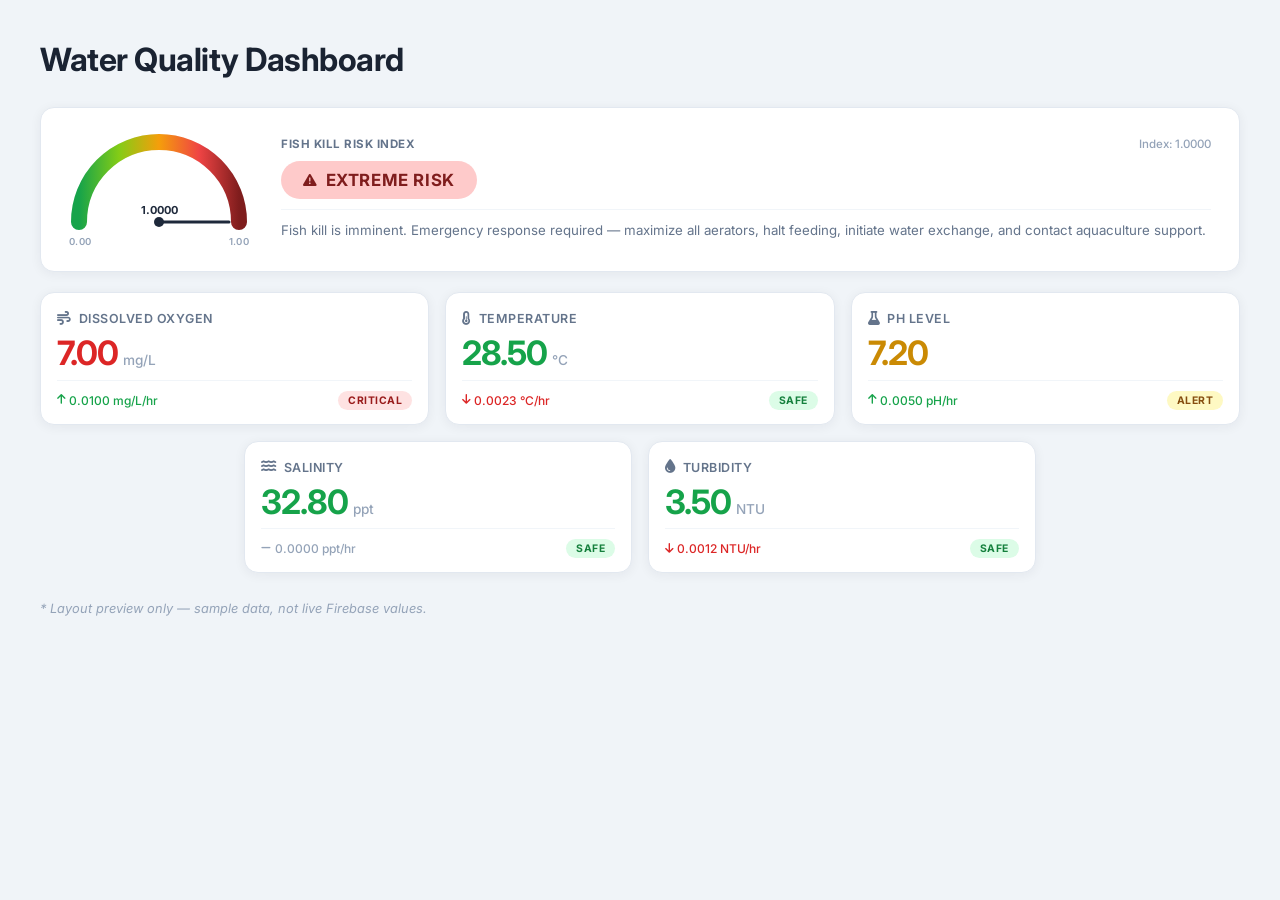
<file: html/testing.html>
<!DOCTYPE html>
<html lang="en">
<head>
  <meta charset="UTF-8">
  <meta name="viewport" content="width=device-width, initial-scale=1.0">
  <title>Dashboard Layout Preview</title>
  <link href="https://fonts.googleapis.com/css2?family=Inter:wght@400;500;600;700&display=swap" rel="stylesheet">
  <link rel="stylesheet" href="https://cdnjs.cloudflare.com/ajax/libs/font-awesome/6.5.1/css/all.min.css">
  <style>
    *, *::before, *::after { box-sizing: border-box; margin: 0; padding: 0; }

    body {
      font-family: 'Inter', sans-serif;
      background: #f0f4f8;
      min-height: 100vh;
      padding: 40px;
      color: #1a2332;
    }

    h1 {
      font-size: 2rem;
      font-weight: 700;
      color: #1a2332;
      margin-bottom: 28px;
      letter-spacing: -0.5px;
    }

    /* ══════════════════════════════════
       FKRI HERO CARD
    ══════════════════════════════════ */
    .fkri-card {
      background: #fff;
      border-radius: 14px;
      padding: 24px 28px;
      border: 1px solid #e2e8f0;
      box-shadow: 0 2px 12px rgba(30,41,59,0.06);
      display: flex;
      align-items: center;
      gap: 32px;
      margin-bottom: 20px;
    }

    /* ── Left: gauge ── */
    .fkri-gauge-wrap {
      display: flex;
      flex-direction: column;
      align-items: center;
      flex-shrink: 0;
    }

    .gauge-svg {
      width: 180px;
      height: 100px;
      overflow: visible;
    }

    .gauge-label-row {
      display: flex;
      justify-content: space-between;
      width: 180px;
      margin-top: 4px;
    }

    .gauge-label-row span {
      font-size: 0.6rem;
      font-weight: 600;
      color: #94a3b8;
      text-transform: uppercase;
      letter-spacing: 0.3px;
    }

    /* ── Right: info ── */
    .fkri-info {
      flex: 1;
      display: flex;
      flex-direction: column;
      gap: 10px;
    }

    .fkri-title-row {
      display: flex;
      align-items: center;
      justify-content: space-between;
    }

    .fkri-label {
      font-size: 0.72rem;
      font-weight: 700;
      color: #64748b;
      text-transform: uppercase;
      letter-spacing: 0.5px;
    }

    .fkri-index {
      font-size: 0.72rem;
      font-weight: 500;
      color: #94a3b8;
    }

    .fkri-badge {
      display: inline-flex;
      align-items: center;
      gap: 8px;
      padding: 9px 22px;
      border-radius: 24px;
      font-size: 1.05rem;
      font-weight: 700;
      text-transform: uppercase;
      letter-spacing: 0.6px;
      align-self: flex-start;
    }

    .fkri-badge i { font-size: 0.85rem; }

    .fkri-rec {
      font-size: 0.83rem;
      color: #64748b;
      line-height: 1.6;
      padding-top: 10px;
      border-top: 1px solid #f1f5f9;
    }

    /* Risk colour themes via CSS vars */
    .risk-low      { --risk-color: #16a34a; --risk-bg: #dcfce7; --risk-text: #15803d; --risk-pct: 10; }
    .risk-moderate { --risk-color: #84cc16; --risk-bg: #ecfccb; --risk-text: #4d7c0f; --risk-pct: 30; }
    .risk-high     { --risk-color: #d97706; --risk-bg: #fef3c7; --risk-text: #b45309; --risk-pct: 50; }
    .risk-veryhigh { --risk-color: #dc2626; --risk-bg: #fee2e2; --risk-text: #991b1b; --risk-pct: 70; }
    .risk-extreme  { --risk-color: #7f1d1d; --risk-bg: #fecaca; --risk-text: #7f1d1d; --risk-pct: 95; }

    .fkri-badge { background: var(--risk-bg); color: var(--risk-text); }

    /* ══════════════════════════════════
       SENSOR CARDS — 3 + 2 GRID
    ══════════════════════════════════ */
    .cards-top {
      display: grid;
      grid-template-columns: repeat(3, 1fr);
      gap: 16px;
      margin-bottom: 16px;
    }

    .cards-bottom {
      display: grid;
      grid-template-columns: repeat(2, 1fr);
      gap: 16px;
      max-width: calc(66.66% - 8px);
      margin: 0 auto;
    }

    .card {
      background: #fff;
      border-radius: 14px;
      padding: 18px 16px 14px;
      border: 1px solid #e2e8f0;
      box-shadow: 0 2px 12px rgba(30,41,59,0.06);
      display: flex;
      flex-direction: column;
      transition: transform 0.2s ease, box-shadow 0.2s ease;
      cursor: pointer;
    }

    .card:hover {
      transform: translateY(-3px);
      box-shadow: 0 8px 24px rgba(30,41,59,0.11);
    }

    .card-title {
      display: flex;
      align-items: center;
      gap: 7px;
      font-size: 0.78rem;
      font-weight: 600;
      color: #64748b;
      text-transform: uppercase;
      letter-spacing: 0.5px;
      margin-bottom: 10px;
    }

    .card-title i { font-size: 0.85rem; }

    .card-value-row {
      display: flex;
      align-items: baseline;
      gap: 5px;
      margin-bottom: 10px;
    }

    .card-value {
      font-size: 2.1rem;
      font-weight: 700;
      line-height: 1;
      letter-spacing: -1px;
      transition: color 0.3s ease;
    }

    .card-unit {
      font-size: 0.85rem;
      font-weight: 500;
      color: #94a3b8;
    }

    .card-divider {
      height: 1px;
      background: #f1f5f9;
      margin-bottom: 10px;
    }

    .card-footer {
      display: flex;
      align-items: center;
      justify-content: space-between;
      gap: 8px;
      margin-top: auto;
    }

    .slope-row {
      display: flex;
      align-items: center;
      gap: 4px;
      font-size: 0.75rem;
      font-weight: 500;
      color: #94a3b8;
    }

    .slope-row.up   { color: #16a34a; }
    .slope-row.down { color: #dc2626; }
    .slope-row i    { font-size: 0.7rem; }

    .status-pill {
      font-size: 0.65rem;
      font-weight: 700;
      text-transform: uppercase;
      letter-spacing: 0.5px;
      padding: 3px 10px;
      border-radius: 20px;
      white-space: nowrap;
    }

    .status-pill.safe     { background: #dcfce7; color: #15803d; }
    .status-pill.alert    { background: #fef9c3; color: #854d0e; }
    .status-pill.critical { background: #fee2e2; color: #991b1b; }

    .card-value.safe     { color: #16a34a; }
    .card-value.alert    { color: #ca8a04; }
    .card-value.critical { color: #dc2626; }
    .card-value.unknown  { color: #cbd5e1; }

    .preview-note {
      margin-top: 28px;
      font-size: 0.8rem;
      color: #94a3b8;
      font-style: italic;
    }

    @media (max-width: 900px) {
      .fkri-card { flex-direction: column; align-items: flex-start; }
      .cards-top    { grid-template-columns: repeat(2, 1fr); }
      .cards-bottom { grid-template-columns: repeat(2, 1fr); max-width: 100%; }
    }

    @media (max-width: 480px) {
      .cards-top, .cards-bottom { grid-template-columns: 1fr; max-width: 100%; }
      body { padding: 20px; }
    }
  </style>
</head>
<body>

  <h1>Water Quality Dashboard</h1>

  <!-- ── FKRI HERO WITH GAUGE ── -->
  <div class="fkri-card risk-extreme" id="fkriCard">

    <!-- Left: half-circle gauge -->
    <div class="fkri-gauge-wrap">
      <svg class="gauge-svg" viewBox="0 0 180 100" id="gaugeSvg">
        <!-- Background track (half circle) -->
        <path d="M 10 90 A 80 80 0 0 1 170 90"
              fill="none" stroke="#f1f5f9" stroke-width="16"
              stroke-linecap="round"/>

        <!-- Coloured gradient arc segments -->
        <!-- Low -->
        <path d="M 10 90 A 80 80 0 0 1 170 90"
              fill="none"
              stroke="url(#gaugeGradient)"
              stroke-width="16"
              stroke-linecap="round"
              stroke-dasharray="251.2"
              stroke-dashoffset="251.2"
              id="gaugeArc"/>

        <!-- Needle -->
        <g id="gaugeNeedle" transform="rotate(0, 90, 90)">
          <line x1="90" y1="90" x2="90" y2="20"
                stroke="#1e293b" stroke-width="3"
                stroke-linecap="round"/>
          <circle cx="90" cy="90" r="5" fill="#1e293b"/>
        </g>

        <!-- Value text in centre -->
        <text x="90" y="82" text-anchor="middle"
              font-family="Inter, sans-serif"
              font-size="11" font-weight="700"
              fill="#1e293b" id="gaugeValueText">1.0000</text>

        <defs>
          <linearGradient id="gaugeGradient" gradientUnits="userSpaceOnUse"
                          x1="10" y1="90" x2="170" y2="90">
            <stop offset="0%"   stop-color="#16a34a"/>
            <stop offset="25%"  stop-color="#84cc16"/>
            <stop offset="50%"  stop-color="#f59e0b"/>
            <stop offset="75%"  stop-color="#ef4444"/>
            <stop offset="100%" stop-color="#7f1d1d"/>
          </linearGradient>
        </defs>
      </svg>

      <!-- Min / Max labels -->
      <div class="gauge-label-row">
        <span>0.00</span>
        <span>1.00</span>
      </div>
    </div>

    <!-- Right: info -->
    <div class="fkri-info">
      <div class="fkri-title-row">
        <span class="fkri-label">Fish Kill Risk Index</span>
        <span class="fkri-index" id="fkriIndexText">Index: 1.0000</span>
      </div>
      <div class="fkri-badge" id="fkriBadge">
        <i class="fas fa-exclamation-triangle"></i>
        Extreme Risk
      </div>
      <div class="fkri-rec" id="fkriRec">
        Fish kill is imminent. Emergency response required — maximize all aerators,
        halt feeding, initiate water exchange, and contact aquaculture support.
      </div>
    </div>

  </div>

  <!-- ── TOP ROW: DO · Temperature · pH ── -->
  <div class="cards-top">

    <div class="card">
      <div class="card-title"><i class="fas fa-wind"></i> Dissolved Oxygen</div>
      <div class="card-value-row">
        <span class="card-value critical">7.00</span>
        <span class="card-unit">mg/L</span>
      </div>
      <div class="card-divider"></div>
      <div class="card-footer">
        <div class="slope-row up"><i class="fas fa-arrow-up"></i> 0.0100 mg/L/hr</div>
        <div class="status-pill critical">Critical</div>
      </div>
    </div>

    <div class="card">
      <div class="card-title"><i class="fas fa-thermometer-half"></i> Temperature</div>
      <div class="card-value-row">
        <span class="card-value safe">28.50</span>
        <span class="card-unit">°C</span>
      </div>
      <div class="card-divider"></div>
      <div class="card-footer">
        <div class="slope-row down"><i class="fas fa-arrow-down"></i> 0.0023 °C/hr</div>
        <div class="status-pill safe">Safe</div>
      </div>
    </div>

    <div class="card">
      <div class="card-title"><i class="fas fa-flask"></i> pH Level</div>
      <div class="card-value-row">
        <span class="card-value alert">7.20</span>
      </div>
      <div class="card-divider"></div>
      <div class="card-footer">
        <div class="slope-row up"><i class="fas fa-arrow-up"></i> 0.0050 pH/hr</div>
        <div class="status-pill alert">Alert</div>
      </div>
    </div>

  </div>

  <!-- ── BOTTOM ROW: Salinity · Turbidity ── -->
  <div class="cards-bottom">

    <div class="card">
      <div class="card-title"><i class="fas fa-water"></i> Salinity</div>
      <div class="card-value-row">
        <span class="card-value safe">32.80</span>
        <span class="card-unit">ppt</span>
      </div>
      <div class="card-divider"></div>
      <div class="card-footer">
        <div class="slope-row"><i class="fas fa-minus"></i> 0.0000 ppt/hr</div>
        <div class="status-pill safe">Safe</div>
      </div>
    </div>

    <div class="card">
      <div class="card-title"><i class="fas fa-tint"></i> Turbidity</div>
      <div class="card-value-row">
        <span class="card-value safe">3.50</span>
        <span class="card-unit">NTU</span>
      </div>
      <div class="card-divider"></div>
      <div class="card-footer">
        <div class="slope-row down"><i class="fas fa-arrow-down"></i> 0.0012 NTU/hr</div>
        <div class="status-pill safe">Safe</div>
      </div>
    </div>

  </div>

  <p class="preview-note">* Layout preview only — sample data, not live Firebase values.</p>

  <script>
    // Half-circle gauge animation
    // Arc path length for r=80 semicircle = π * 80 ≈ 251.2
    const ARC_LENGTH = Math.PI * 80;

    function animateGauge(fkriValue) {
      const pct      = Math.min(1, Math.max(0, fkriValue)); // 0–1
      const arc      = document.getElementById('gaugeArc');
      const needle   = document.getElementById('gaugeNeedle');
      const valText  = document.getElementById('gaugeValueText');

      // Dash offset: full = ARC_LENGTH (hidden), 0 = fully shown
      const offset = ARC_LENGTH - (pct * ARC_LENGTH);
      arc.style.transition        = 'stroke-dashoffset 1s cubic-bezier(0.4,0,0.2,1)';
      arc.style.strokeDashoffset  = offset;

      // Needle: 0 = far left (-90deg from vertical), 1 = far right (+90deg)
      // Rotates from -90° to +90° around centre (90,90)
      const angle = -90 + (pct * 180);
      needle.style.transition  = 'transform 1s cubic-bezier(0.4,0,0.2,1)';
      needle.setAttribute('transform', `rotate(${angle}, 90, 90)`);

      // Value label
      valText.textContent = fkriValue.toFixed(4);
    }

    // Animate on load
    setTimeout(() => animateGauge(1.0), 200);
  </script>

</body>
</html>
</file>
